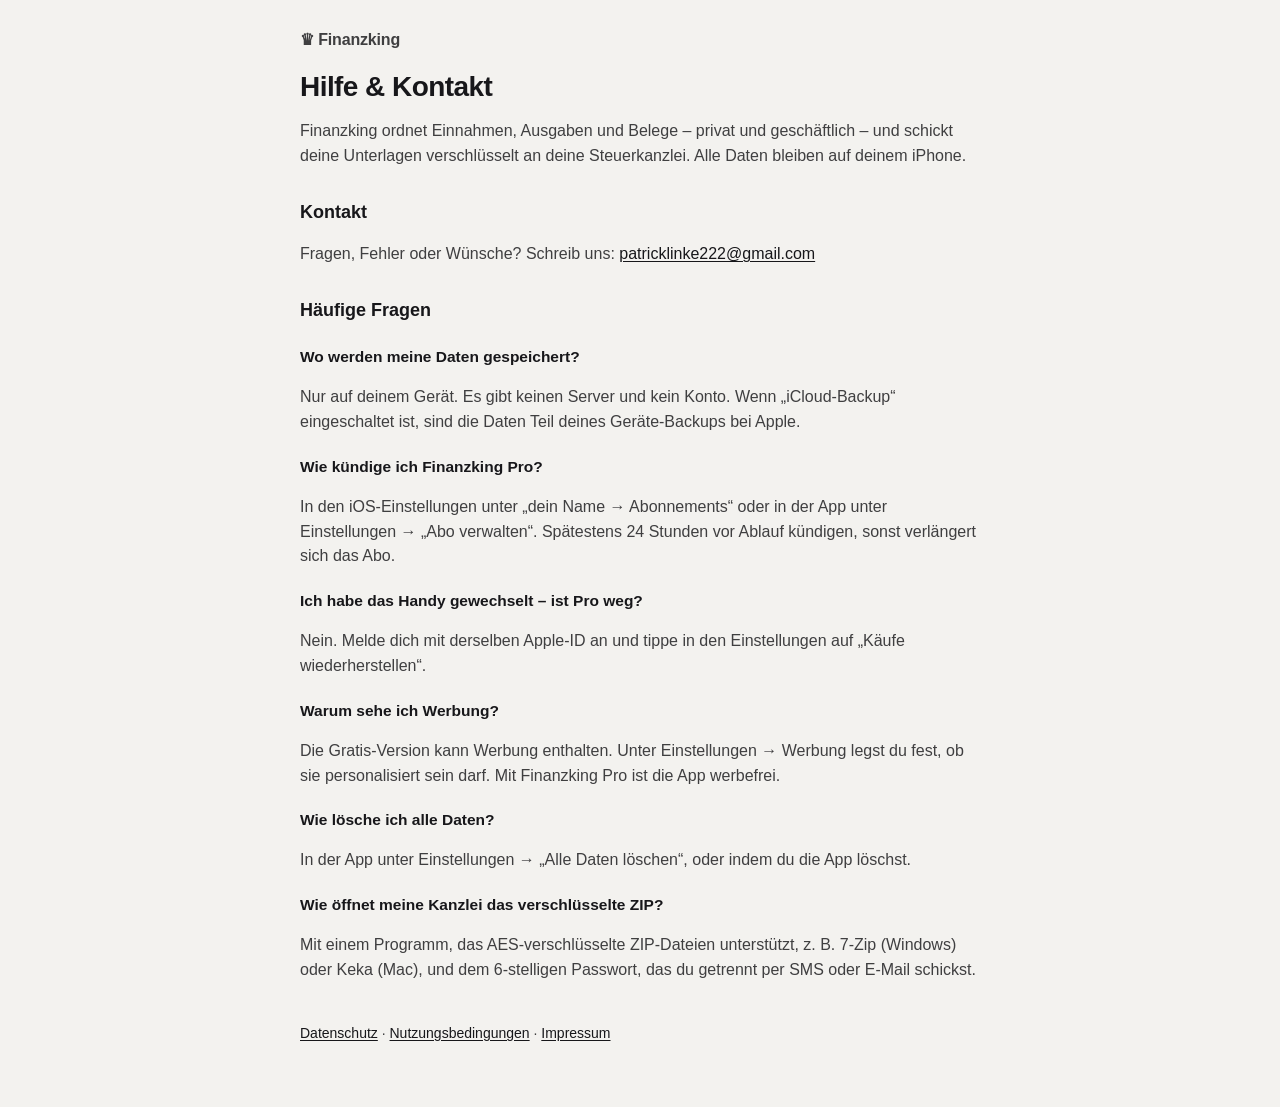
<file: index.html>
<!DOCTYPE html>
<html lang="de">
<head>
<meta charset="utf-8">
<meta name="viewport" content="width=device-width, initial-scale=1">
<title>Hilfe &amp; Kontakt · Finanzking</title>
<link rel="stylesheet" href="rechtliches.css">
</head>
<body>
<main>
<p class="brand">Finanzking</p>
<h1>Hilfe &amp; Kontakt</h1>
<p>Finanzking ordnet Einnahmen, Ausgaben und Belege – privat und geschäftlich – und schickt deine Unterlagen verschlüsselt an deine Steuerkanzlei. Alle Daten bleiben auf deinem iPhone.</p>

<h2>Kontakt</h2>
<p>Fragen, Fehler oder Wünsche? Schreib uns: <a href="mailto:patricklinke222@gmail.com">patricklinke222@gmail.com</a></p>

<h2>Häufige Fragen</h2>
<h3>Wo werden meine Daten gespeichert?</h3>
<p>Nur auf deinem Gerät. Es gibt keinen Server und kein Konto. Wenn „iCloud-Backup“ eingeschaltet ist, sind die Daten Teil deines Geräte-Backups bei Apple.</p>
<h3>Wie kündige ich Finanzking Pro?</h3>
<p>In den iOS-Einstellungen unter „dein Name → Abonnements“ oder in der App unter Einstellungen → „Abo verwalten“. Spätestens 24 Stunden vor Ablauf kündigen, sonst verlängert sich das Abo.</p>
<h3>Ich habe das Handy gewechselt – ist Pro weg?</h3>
<p>Nein. Melde dich mit derselben Apple-ID an und tippe in den Einstellungen auf „Käufe wiederherstellen“.</p>
<h3>Warum sehe ich Werbung?</h3>
<p>Die Gratis-Version kann Werbung enthalten. Unter Einstellungen → Werbung legst du fest, ob sie personalisiert sein darf. Mit Finanzking Pro ist die App werbefrei.</p>
<h3>Wie lösche ich alle Daten?</h3>
<p>In der App unter Einstellungen → „Alle Daten löschen“, oder indem du die App löschst.</p>
<h3>Wie öffnet meine Kanzlei das verschlüsselte ZIP?</h3>
<p>Mit einem Programm, das AES-verschlüsselte ZIP-Dateien unterstützt, z.&nbsp;B. 7-Zip (Windows) oder Keka (Mac), und dem 6-stelligen Passwort, das du getrennt per SMS oder E-Mail schickst.</p>

<p class="links"><a href="datenschutz.html">Datenschutz</a> · <a href="nutzungsbedingungen.html">Nutzungsbedingungen</a> · <a href="impressum.html">Impressum</a></p>
</main>
</body>
</html>
</file>
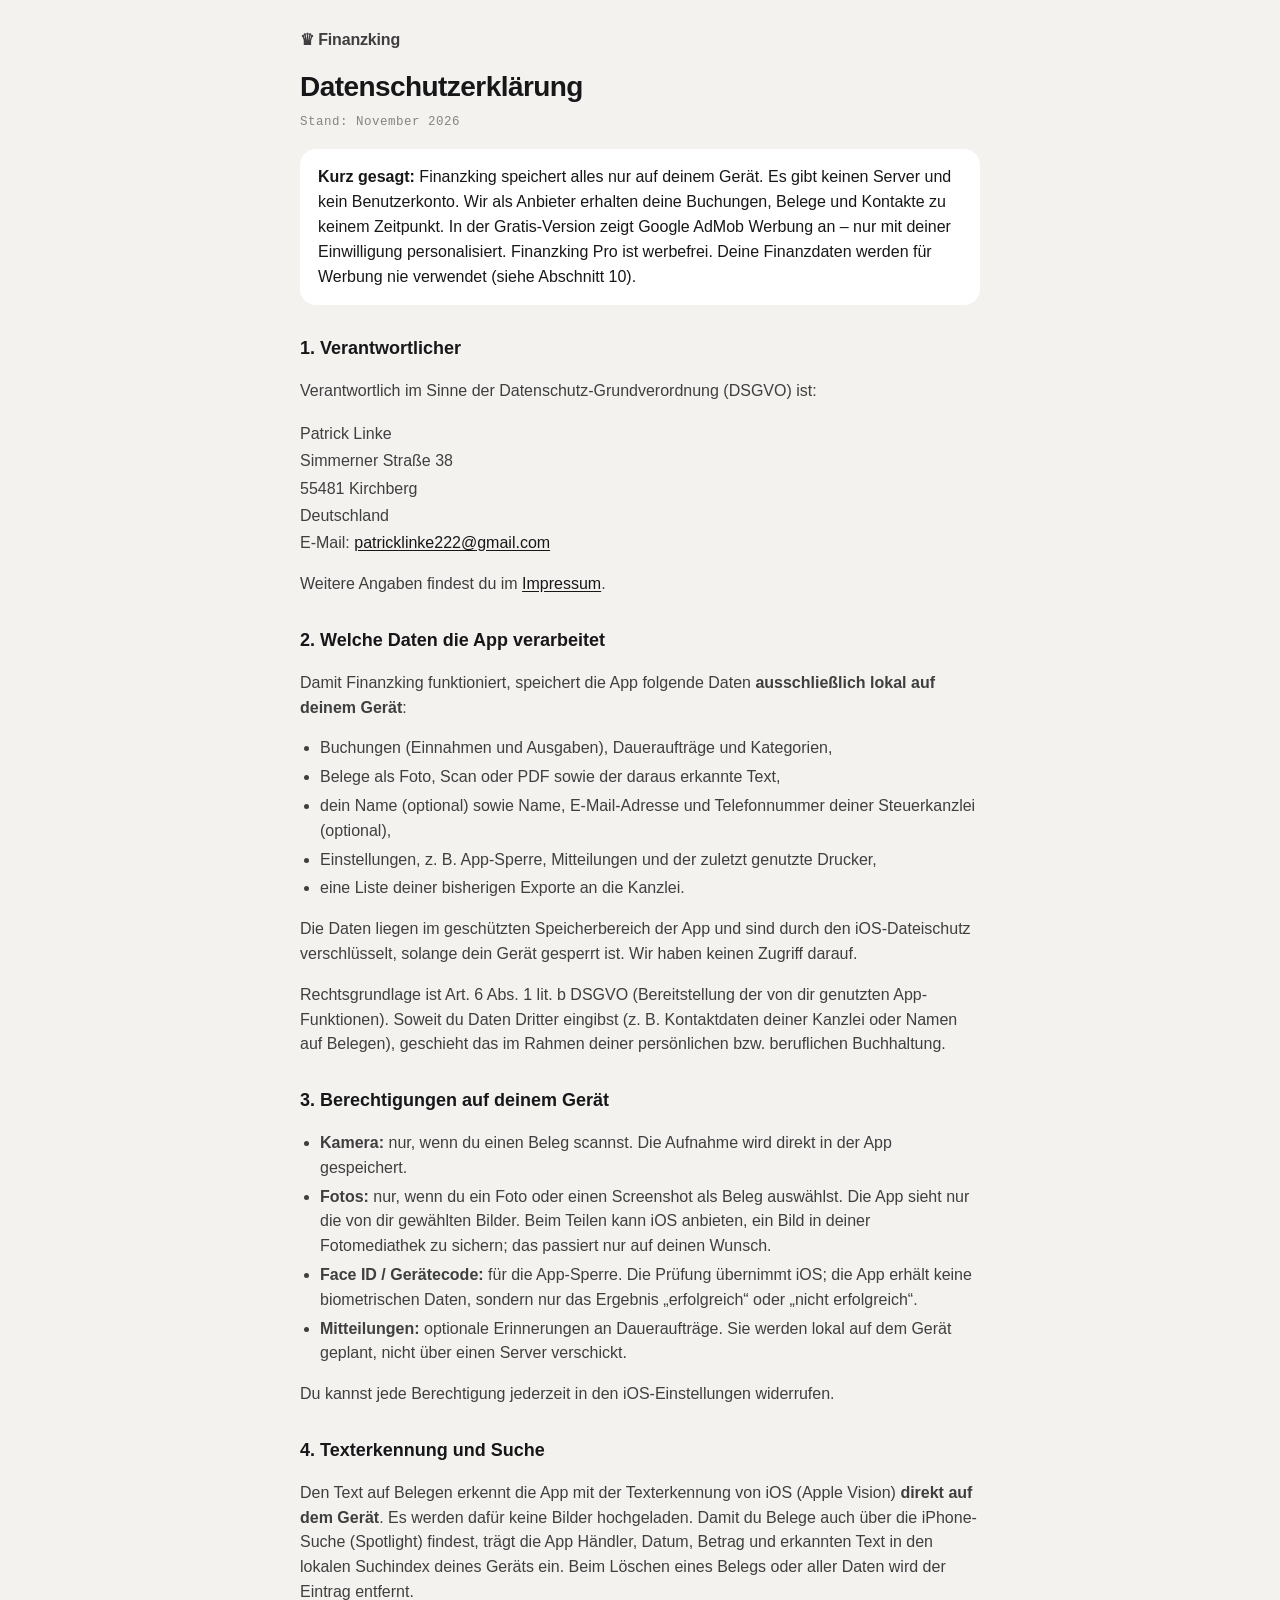
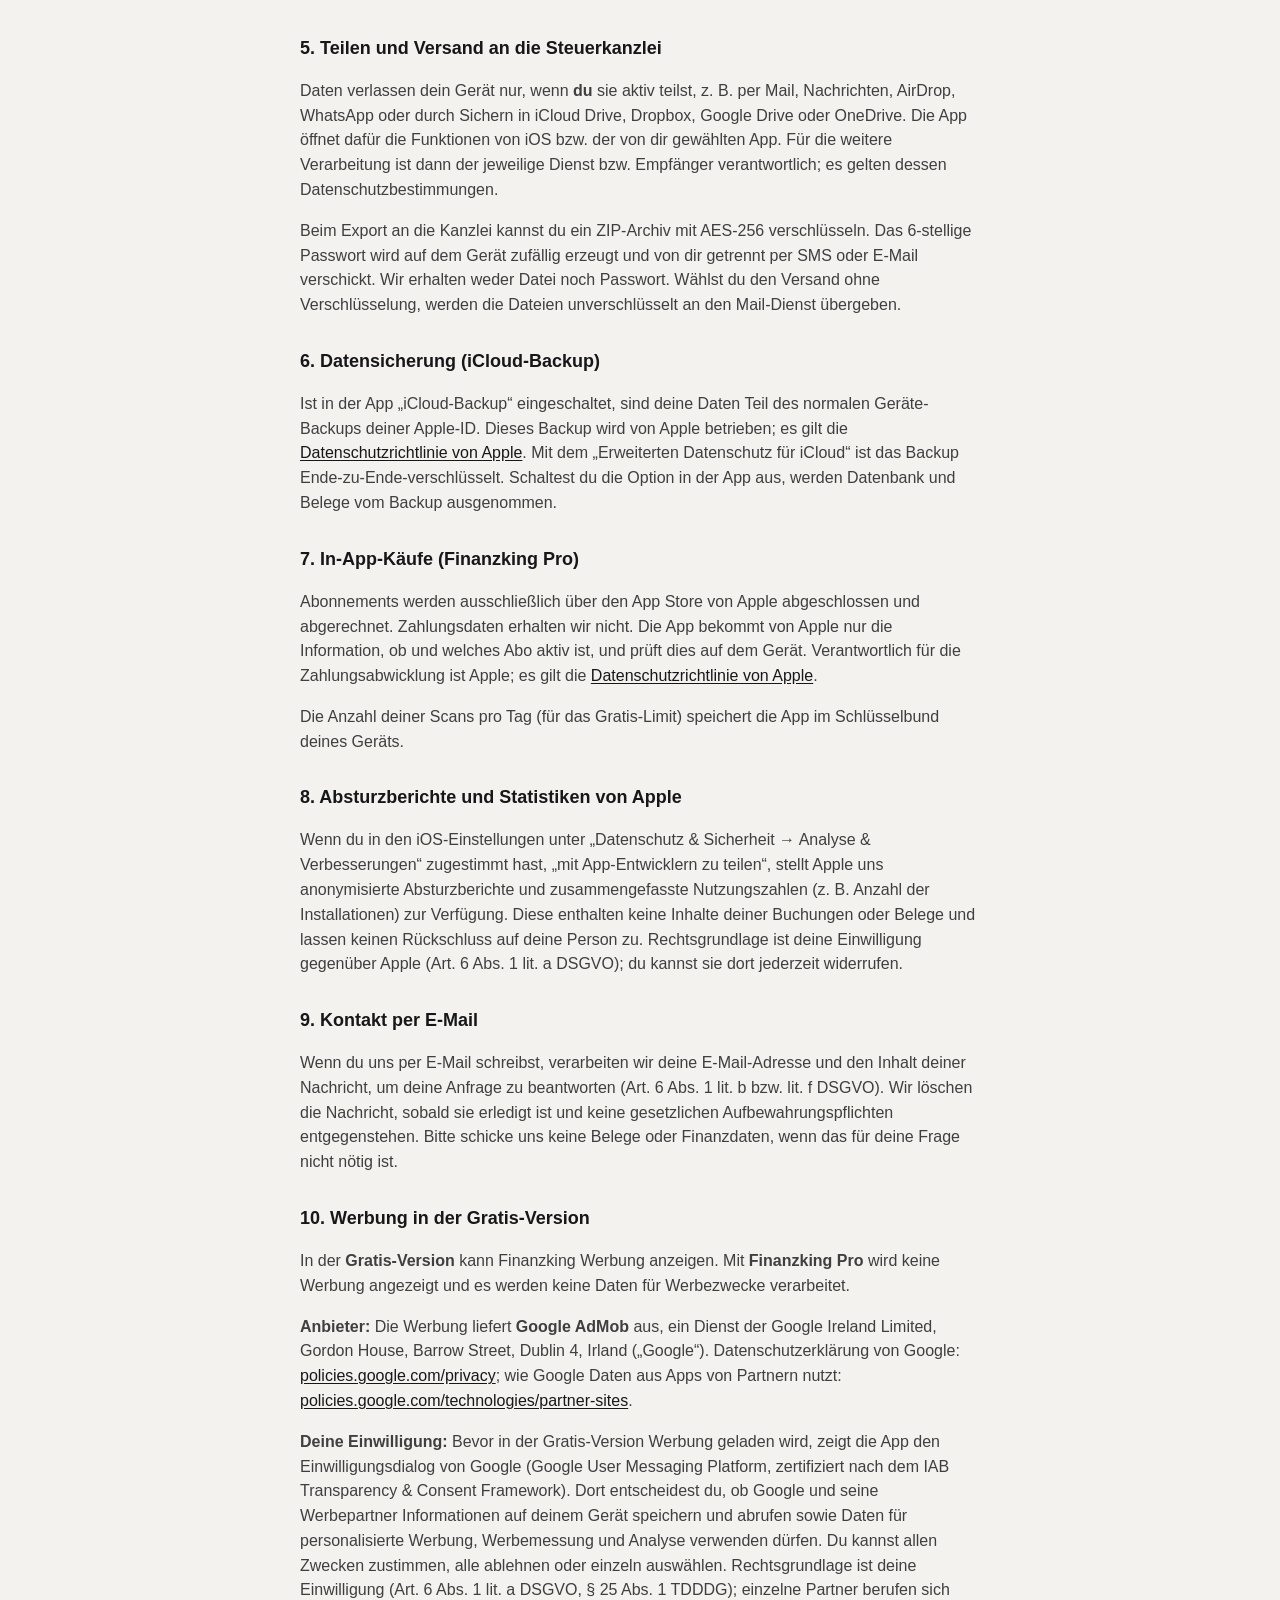
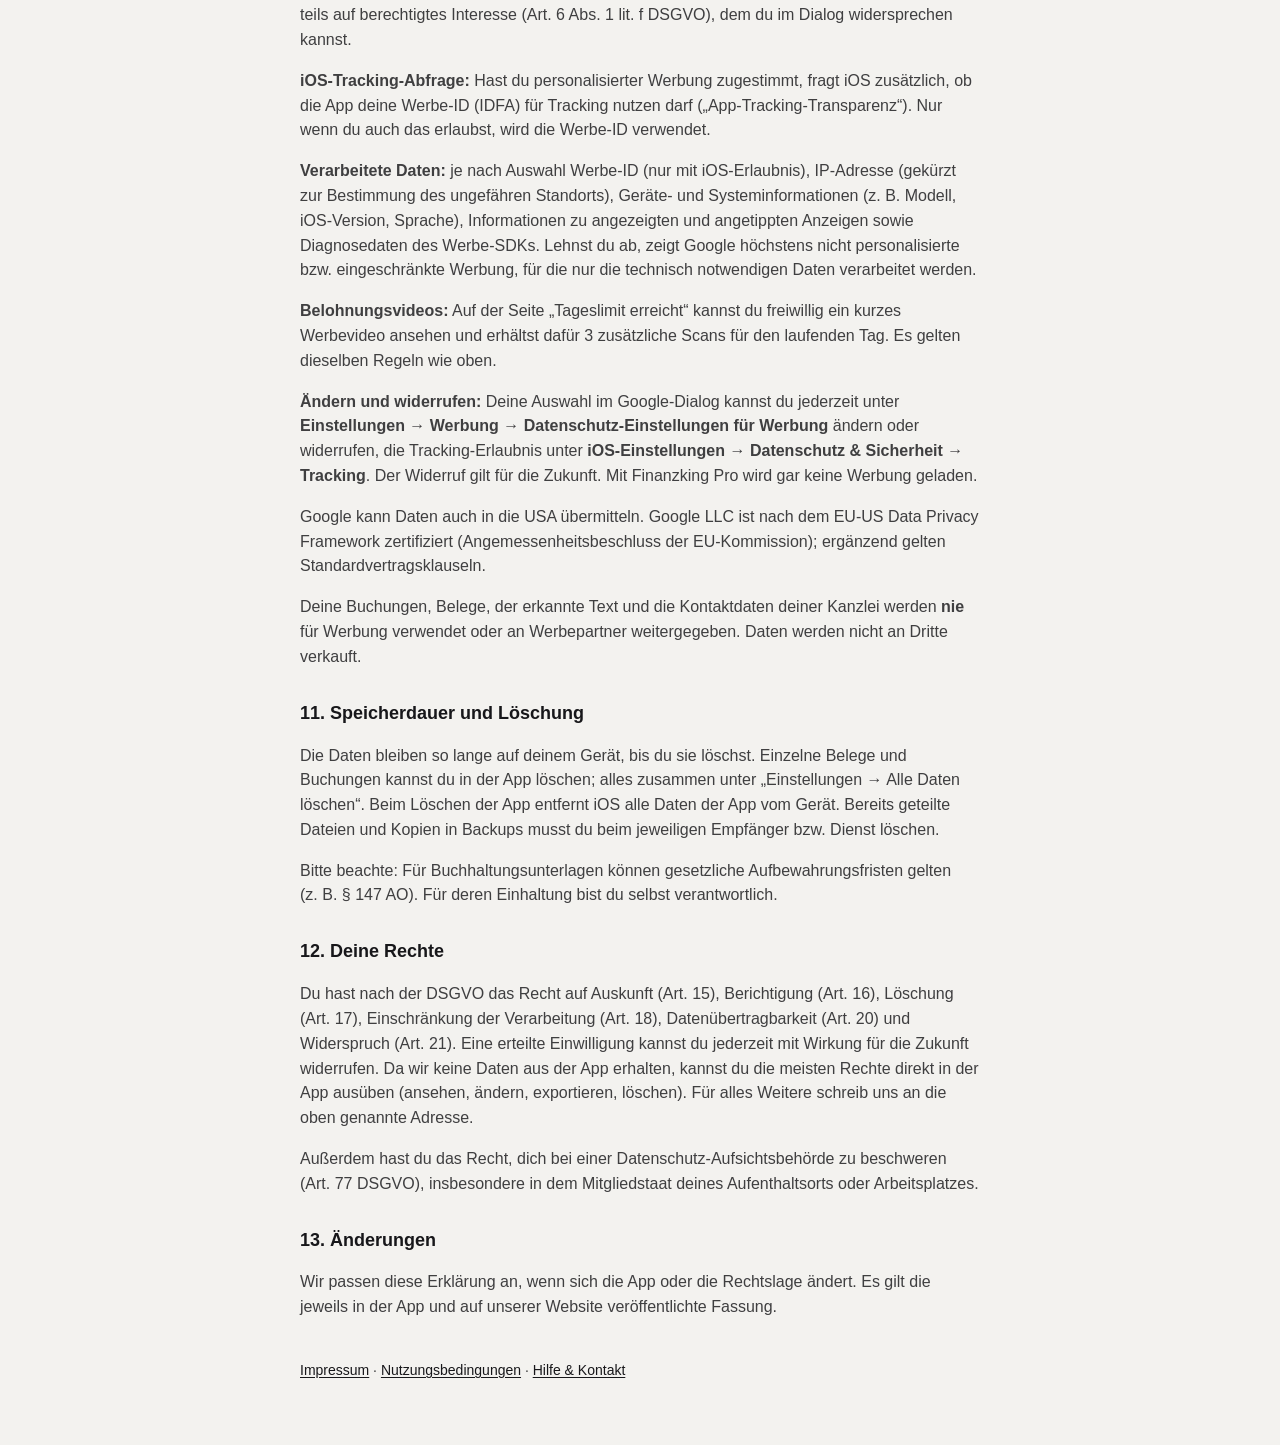
<file: datenschutz.html>
<!DOCTYPE html>
<html lang="de">
<head>
<meta charset="utf-8">
<meta name="viewport" content="width=device-width, initial-scale=1">
<title>Datenschutzerklärung · Finanzking</title>
<link rel="stylesheet" href="rechtliches.css">
</head>
<body>
<main>
<p class="brand">Finanzking</p>
<h1>Datenschutzerklärung</h1>
<p class="meta">Stand: November 2026</p>

<div class="box">
<strong>Kurz gesagt:</strong> Finanzking speichert alles nur auf deinem Gerät. Es gibt keinen Server und kein Benutzerkonto. Wir als Anbieter erhalten deine Buchungen, Belege und Kontakte zu keinem Zeitpunkt. In der Gratis-Version zeigt Google AdMob Werbung an – nur mit deiner Einwilligung personalisiert. Finanzking Pro ist werbefrei. Deine Finanzdaten werden für Werbung nie verwendet (siehe Abschnitt&nbsp;10).
</div>

<h2>1. Verantwortlicher</h2>
<p>Verantwortlich im Sinne der Datenschutz-Grundverordnung (DSGVO) ist:</p>
<p class="address">
Patrick Linke<br>
Simmerner Straße 38<br>
55481 Kirchberg<br>
Deutschland<br>
E-Mail: <a href="mailto:patricklinke222@gmail.com">patricklinke222@gmail.com</a>
</p>
<p>Weitere Angaben findest du im <a href="impressum.html">Impressum</a>.</p>

<h2>2. Welche Daten die App verarbeitet</h2>
<p>Damit Finanzking funktioniert, speichert die App folgende Daten <strong>ausschließlich lokal auf deinem Gerät</strong>:</p>
<ul>
<li>Buchungen (Einnahmen und Ausgaben), Daueraufträge und Kategorien,</li>
<li>Belege als Foto, Scan oder PDF sowie der daraus erkannte Text,</li>
<li>dein Name (optional) sowie Name, E-Mail-Adresse und Telefonnummer deiner Steuerkanzlei (optional),</li>
<li>Einstellungen, z.&nbsp;B. App-Sperre, Mitteilungen und der zuletzt genutzte Drucker,</li>
<li>eine Liste deiner bisherigen Exporte an die Kanzlei.</li>
</ul>
<p>Die Daten liegen im geschützten Speicherbereich der App und sind durch den iOS-Dateischutz verschlüsselt, solange dein Gerät gesperrt ist. Wir haben keinen Zugriff darauf.</p>
<p>Rechtsgrundlage ist Art.&nbsp;6 Abs.&nbsp;1 lit.&nbsp;b DSGVO (Bereitstellung der von dir genutzten App-Funktionen). Soweit du Daten Dritter eingibst (z.&nbsp;B. Kontaktdaten deiner Kanzlei oder Namen auf Belegen), geschieht das im Rahmen deiner persönlichen bzw. beruflichen Buchhaltung.</p>

<h2>3. Berechtigungen auf deinem Gerät</h2>
<ul>
<li><strong>Kamera:</strong> nur, wenn du einen Beleg scannst. Die Aufnahme wird direkt in der App gespeichert.</li>
<li><strong>Fotos:</strong> nur, wenn du ein Foto oder einen Screenshot als Beleg auswählst. Die App sieht nur die von dir gewählten Bilder. Beim Teilen kann iOS anbieten, ein Bild in deiner Fotomediathek zu sichern; das passiert nur auf deinen Wunsch.</li>
<li><strong>Face ID / Gerätecode:</strong> für die App-Sperre. Die Prüfung übernimmt iOS; die App erhält keine biometrischen Daten, sondern nur das Ergebnis „erfolgreich“ oder „nicht erfolgreich“.</li>
<li><strong>Mitteilungen:</strong> optionale Erinnerungen an Daueraufträge. Sie werden lokal auf dem Gerät geplant, nicht über einen Server verschickt.</li>
</ul>
<p>Du kannst jede Berechtigung jederzeit in den iOS-Einstellungen widerrufen.</p>

<h2>4. Texterkennung und Suche</h2>
<p>Den Text auf Belegen erkennt die App mit der Texterkennung von iOS (Apple Vision) <strong>direkt auf dem Gerät</strong>. Es werden dafür keine Bilder hochgeladen. Damit du Belege auch über die iPhone-Suche (Spotlight) findest, trägt die App Händler, Datum, Betrag und erkannten Text in den lokalen Suchindex deines Geräts ein. Beim Löschen eines Belegs oder aller Daten wird der Eintrag entfernt.</p>

<h2>5. Teilen und Versand an die Steuerkanzlei</h2>
<p>Daten verlassen dein Gerät nur, wenn <strong>du</strong> sie aktiv teilst, z.&nbsp;B. per Mail, Nachrichten, AirDrop, WhatsApp oder durch Sichern in iCloud Drive, Dropbox, Google Drive oder OneDrive. Die App öffnet dafür die Funktionen von iOS bzw. der von dir gewählten App. Für die weitere Verarbeitung ist dann der jeweilige Dienst bzw. Empfänger verantwortlich; es gelten dessen Datenschutzbestimmungen.</p>
<p>Beim Export an die Kanzlei kannst du ein ZIP-Archiv mit AES-256 verschlüsseln. Das 6-stellige Passwort wird auf dem Gerät zufällig erzeugt und von dir getrennt per SMS oder E-Mail verschickt. Wir erhalten weder Datei noch Passwort. Wählst du den Versand ohne Verschlüsselung, werden die Dateien unverschlüsselt an den Mail-Dienst übergeben.</p>

<h2>6. Datensicherung (iCloud-Backup)</h2>
<p>Ist in der App „iCloud-Backup“ eingeschaltet, sind deine Daten Teil des normalen Geräte-Backups deiner Apple-ID. Dieses Backup wird von Apple betrieben; es gilt die <a href="https://www.apple.com/de/legal/privacy/de-ww/">Datenschutzrichtlinie von Apple</a>. Mit dem „Erweiterten Datenschutz für iCloud“ ist das Backup Ende-zu-Ende-verschlüsselt. Schaltest du die Option in der App aus, werden Datenbank und Belege vom Backup ausgenommen.</p>

<h2>7. In-App-Käufe (Finanzking Pro)</h2>
<p>Abonnements werden ausschließlich über den App Store von Apple abgeschlossen und abgerechnet. Zahlungsdaten erhalten wir nicht. Die App bekommt von Apple nur die Information, ob und welches Abo aktiv ist, und prüft dies auf dem Gerät. Verantwortlich für die Zahlungsabwicklung ist Apple; es gilt die <a href="https://www.apple.com/de/legal/privacy/de-ww/">Datenschutzrichtlinie von Apple</a>.</p>
<p>Die Anzahl deiner Scans pro Tag (für das Gratis-Limit) speichert die App im Schlüsselbund deines Geräts.</p>

<h2>8. Absturzberichte und Statistiken von Apple</h2>
<p>Wenn du in den iOS-Einstellungen unter „Datenschutz &amp; Sicherheit → Analyse &amp; Verbesserungen“ zugestimmt hast, „mit App-Entwicklern zu teilen“, stellt Apple uns anonymisierte Absturzberichte und zusammengefasste Nutzungszahlen (z.&nbsp;B. Anzahl der Installationen) zur Verfügung. Diese enthalten keine Inhalte deiner Buchungen oder Belege und lassen keinen Rückschluss auf deine Person zu. Rechtsgrundlage ist deine Einwilligung gegenüber Apple (Art.&nbsp;6 Abs.&nbsp;1 lit.&nbsp;a DSGVO); du kannst sie dort jederzeit widerrufen.</p>

<h2>9. Kontakt per E-Mail</h2>
<p>Wenn du uns per E-Mail schreibst, verarbeiten wir deine E-Mail-Adresse und den Inhalt deiner Nachricht, um deine Anfrage zu beantworten (Art.&nbsp;6 Abs.&nbsp;1 lit.&nbsp;b bzw. lit.&nbsp;f DSGVO). Wir löschen die Nachricht, sobald sie erledigt ist und keine gesetzlichen Aufbewahrungspflichten entgegenstehen. Bitte schicke uns keine Belege oder Finanzdaten, wenn das für deine Frage nicht nötig ist.</p>

<h2>10. Werbung in der Gratis-Version</h2>
<p>In der <strong>Gratis-Version</strong> kann Finanzking Werbung anzeigen. Mit <strong>Finanzking Pro</strong> wird keine Werbung angezeigt und es werden keine Daten für Werbezwecke verarbeitet.</p>
<p><strong>Anbieter:</strong> Die Werbung liefert <strong>Google AdMob</strong> aus, ein Dienst der Google Ireland Limited, Gordon House, Barrow Street, Dublin 4, Irland („Google“). Datenschutzerklärung von Google: <a href="https://policies.google.com/privacy">policies.google.com/privacy</a>; wie Google Daten aus Apps von Partnern nutzt: <a href="https://policies.google.com/technologies/partner-sites">policies.google.com/technologies/partner-sites</a>.</p>
<p><strong>Deine Einwilligung:</strong> Bevor in der Gratis-Version Werbung geladen wird, zeigt die App den Einwilligungsdialog von Google (Google User Messaging Platform, zertifiziert nach dem IAB Transparency &amp; Consent Framework). Dort entscheidest du, ob Google und seine Werbepartner Informationen auf deinem Gerät speichern und abrufen sowie Daten für personalisierte Werbung, Werbemessung und Analyse verwenden dürfen. Du kannst allen Zwecken zustimmen, alle ablehnen oder einzeln auswählen. Rechtsgrundlage ist deine Einwilligung (Art.&nbsp;6 Abs.&nbsp;1 lit.&nbsp;a DSGVO, §&nbsp;25 Abs.&nbsp;1 TDDDG); einzelne Partner berufen sich teils auf berechtigtes Interesse (Art.&nbsp;6 Abs.&nbsp;1 lit.&nbsp;f DSGVO), dem du im Dialog widersprechen kannst.</p>
<p><strong>iOS-Tracking-Abfrage:</strong> Hast du personalisierter Werbung zugestimmt, fragt iOS zusätzlich, ob die App deine Werbe-ID (IDFA) für Tracking nutzen darf („App-Tracking-Transparenz“). Nur wenn du auch das erlaubst, wird die Werbe-ID verwendet.</p>
<p><strong>Verarbeitete Daten:</strong> je nach Auswahl Werbe-ID (nur mit iOS-Erlaubnis), IP-Adresse (gekürzt zur Bestimmung des ungefähren Standorts), Geräte- und Systeminformationen (z.&nbsp;B. Modell, iOS-Version, Sprache), Informationen zu angezeigten und angetippten Anzeigen sowie Diagnosedaten des Werbe-SDKs. Lehnst du ab, zeigt Google höchstens nicht personalisierte bzw. eingeschränkte Werbung, für die nur die technisch notwendigen Daten verarbeitet werden.</p>
<p><strong>Belohnungsvideos:</strong> Auf der Seite „Tageslimit erreicht“ kannst du freiwillig ein kurzes Werbevideo ansehen und erhältst dafür 3 zusätzliche Scans für den laufenden Tag. Es gelten dieselben Regeln wie oben.</p>
<p><strong>Ändern und widerrufen:</strong> Deine Auswahl im Google-Dialog kannst du jederzeit unter <strong>Einstellungen → Werbung → Datenschutz-Einstellungen für Werbung</strong> ändern oder widerrufen, die Tracking-Erlaubnis unter <strong>iOS-Einstellungen → Datenschutz &amp; Sicherheit → Tracking</strong>. Der Widerruf gilt für die Zukunft. Mit Finanzking Pro wird gar keine Werbung geladen.</p>
<p>Google kann Daten auch in die USA übermitteln. Google LLC ist nach dem EU-US Data Privacy Framework zertifiziert (Angemessenheitsbeschluss der EU-Kommission); ergänzend gelten Standardvertragsklauseln.</p>
<p>Deine Buchungen, Belege, der erkannte Text und die Kontaktdaten deiner Kanzlei werden <strong>nie</strong> für Werbung verwendet oder an Werbepartner weitergegeben. Daten werden nicht an Dritte verkauft.</p>

<h2>11. Speicherdauer und Löschung</h2>
<p>Die Daten bleiben so lange auf deinem Gerät, bis du sie löschst. Einzelne Belege und Buchungen kannst du in der App löschen; alles zusammen unter „Einstellungen → Alle Daten löschen“. Beim Löschen der App entfernt iOS alle Daten der App vom Gerät. Bereits geteilte Dateien und Kopien in Backups musst du beim jeweiligen Empfänger bzw. Dienst löschen.</p>
<p>Bitte beachte: Für Buchhaltungsunterlagen können gesetzliche Aufbewahrungsfristen gelten (z.&nbsp;B. §&nbsp;147 AO). Für deren Einhaltung bist du selbst verantwortlich.</p>

<h2>12. Deine Rechte</h2>
<p>Du hast nach der DSGVO das Recht auf Auskunft (Art.&nbsp;15), Berichtigung (Art.&nbsp;16), Löschung (Art.&nbsp;17), Einschränkung der Verarbeitung (Art.&nbsp;18), Datenübertragbarkeit (Art.&nbsp;20) und Widerspruch (Art.&nbsp;21). Eine erteilte Einwilligung kannst du jederzeit mit Wirkung für die Zukunft widerrufen. Da wir keine Daten aus der App erhalten, kannst du die meisten Rechte direkt in der App ausüben (ansehen, ändern, exportieren, löschen). Für alles Weitere schreib uns an die oben genannte Adresse.</p>
<p>Außerdem hast du das Recht, dich bei einer Datenschutz-Aufsichtsbehörde zu beschweren (Art.&nbsp;77 DSGVO), insbesondere in dem Mitgliedstaat deines Aufenthaltsorts oder Arbeitsplatzes.</p>

<h2>13. Änderungen</h2>
<p>Wir passen diese Erklärung an, wenn sich die App oder die Rechtslage ändert. Es gilt die jeweils in der App und auf unserer Website veröffentlichte Fassung.</p>

<p class="links"><a href="impressum.html">Impressum</a> · <a href="nutzungsbedingungen.html">Nutzungsbedingungen</a> · <a href="index.html">Hilfe &amp; Kontakt</a></p>
</main>
</body>
</html>
</file>
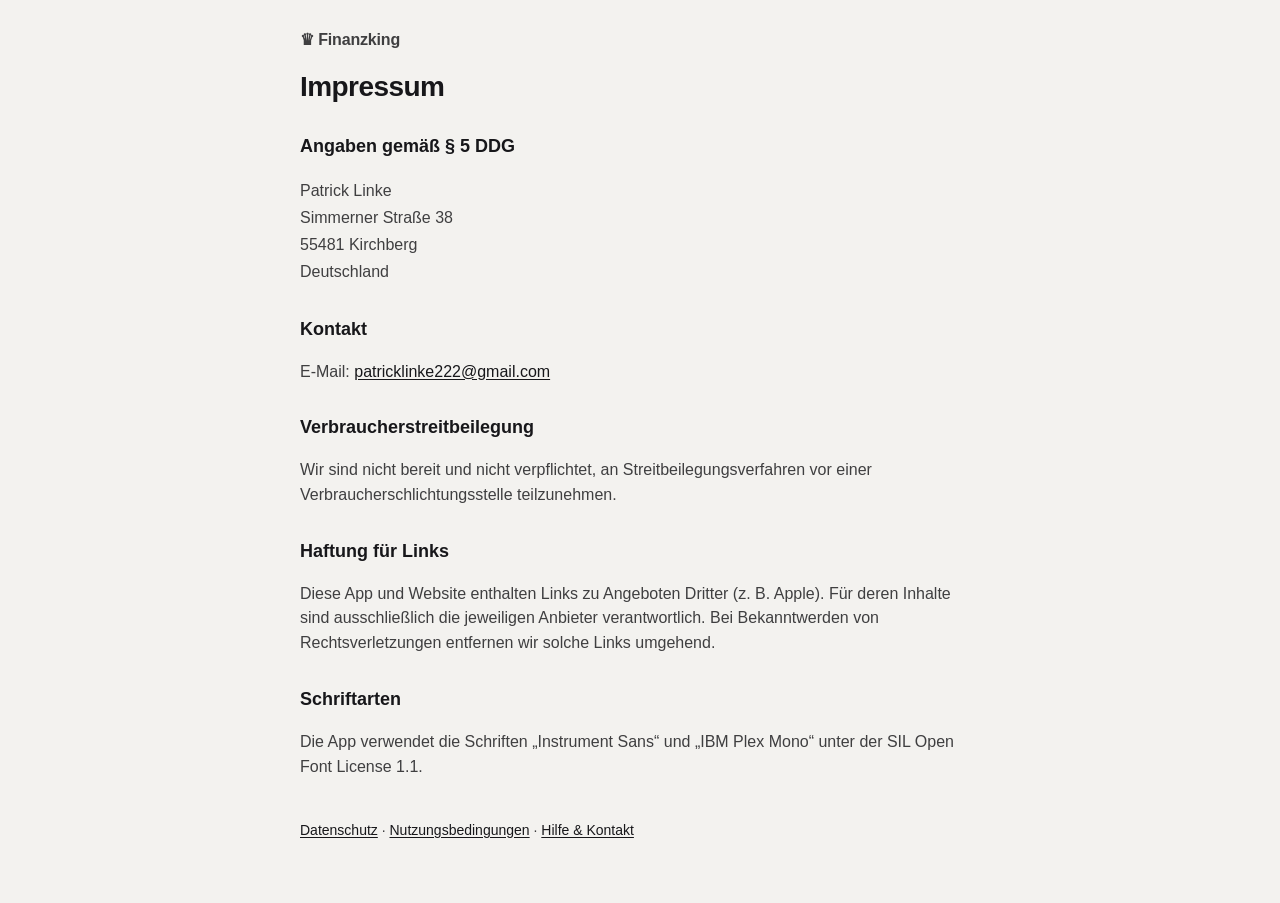
<file: impressum.html>
<!DOCTYPE html>
<html lang="de">
<head>
<meta charset="utf-8">
<meta name="viewport" content="width=device-width, initial-scale=1">
<title>Impressum · Finanzking</title>
<link rel="stylesheet" href="rechtliches.css">
</head>
<body>
<main>
<p class="brand">Finanzking</p>
<h1>Impressum</h1>

<h2>Angaben gemäß § 5 DDG</h2>
<p class="address">
Patrick Linke<br>
Simmerner Straße 38<br>
55481 Kirchberg<br>
Deutschland
</p>

<h2>Kontakt</h2>
<p>
E-Mail: <a href="mailto:patricklinke222@gmail.com">patricklinke222@gmail.com</a>
</p>

<h2>Verbraucherstreitbeilegung</h2>
<p>Wir sind nicht bereit und nicht verpflichtet, an Streitbeilegungsverfahren vor einer Verbraucherschlichtungsstelle teilzunehmen.</p>

<h2>Haftung für Links</h2>
<p>Diese App und Website enthalten Links zu Angeboten Dritter (z.&nbsp;B. Apple). Für deren Inhalte sind ausschließlich die jeweiligen Anbieter verantwortlich. Bei Bekanntwerden von Rechtsverletzungen entfernen wir solche Links umgehend.</p>

<h2>Schriftarten</h2>
<p>Die App verwendet die Schriften „Instrument Sans“ und „IBM Plex Mono“ unter der SIL Open Font License 1.1.</p>

<p class="links"><a href="datenschutz.html">Datenschutz</a> · <a href="nutzungsbedingungen.html">Nutzungsbedingungen</a> · <a href="index.html">Hilfe &amp; Kontakt</a></p>
</main>
</body>
</html>
</file>
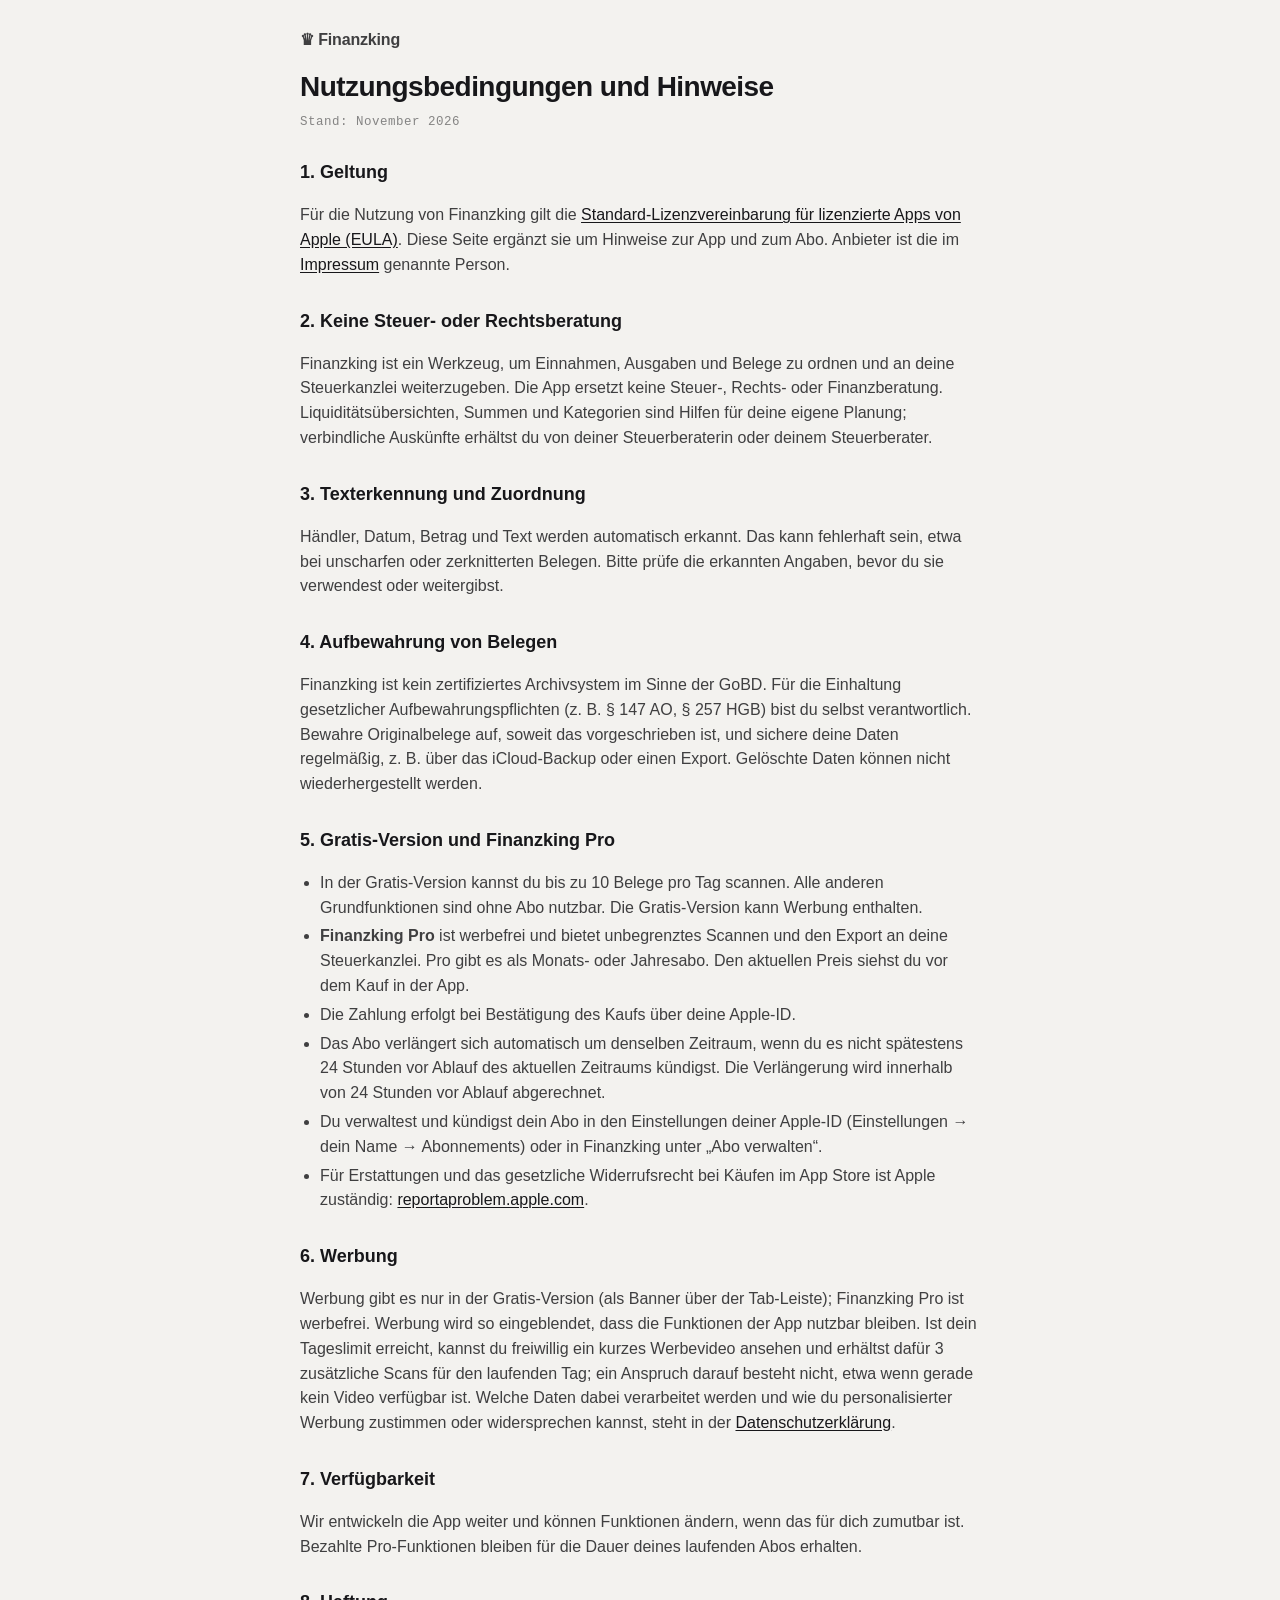
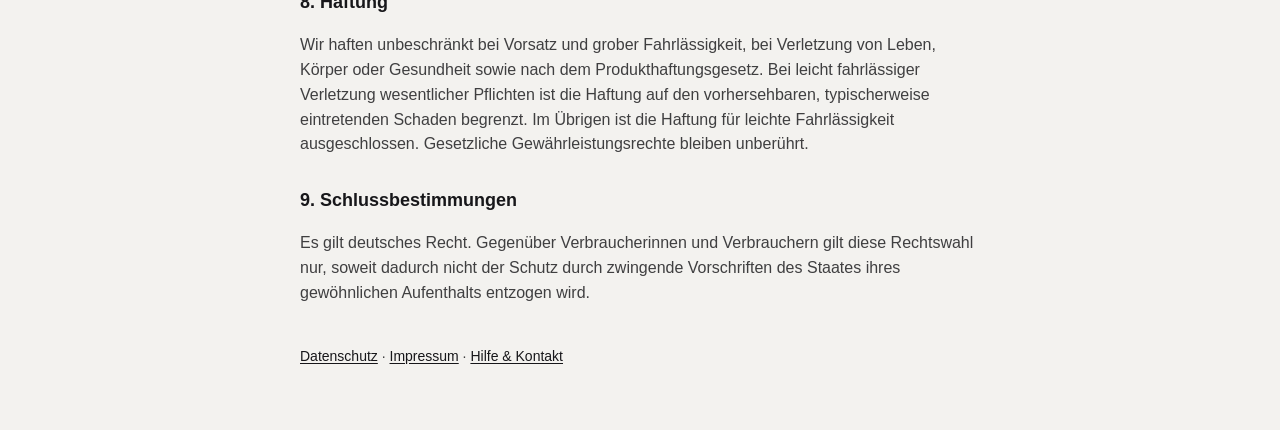
<file: nutzungsbedingungen.html>
<!DOCTYPE html>
<html lang="de">
<head>
<meta charset="utf-8">
<meta name="viewport" content="width=device-width, initial-scale=1">
<title>Nutzungsbedingungen · Finanzking</title>
<link rel="stylesheet" href="rechtliches.css">
</head>
<body>
<main>
<p class="brand">Finanzking</p>
<h1>Nutzungsbedingungen und Hinweise</h1>
<p class="meta">Stand: November 2026</p>

<h2>1. Geltung</h2>
<p>Für die Nutzung von Finanzking gilt die <a href="https://www.apple.com/legal/internet-services/itunes/dev/stdeula/">Standard-Lizenzvereinbarung für lizenzierte Apps von Apple (EULA)</a>. Diese Seite ergänzt sie um Hinweise zur App und zum Abo. Anbieter ist die im <a href="impressum.html">Impressum</a> genannte Person.</p>

<h2>2. Keine Steuer- oder Rechtsberatung</h2>
<p>Finanzking ist ein Werkzeug, um Einnahmen, Ausgaben und Belege zu ordnen und an deine Steuerkanzlei weiterzugeben. Die App ersetzt keine Steuer-, Rechts- oder Finanzberatung. Liquiditätsübersichten, Summen und Kategorien sind Hilfen für deine eigene Planung; verbindliche Auskünfte erhältst du von deiner Steuerberaterin oder deinem Steuerberater.</p>

<h2>3. Texterkennung und Zuordnung</h2>
<p>Händler, Datum, Betrag und Text werden automatisch erkannt. Das kann fehlerhaft sein, etwa bei unscharfen oder zerknitterten Belegen. Bitte prüfe die erkannten Angaben, bevor du sie verwendest oder weitergibst.</p>

<h2>4. Aufbewahrung von Belegen</h2>
<p>Finanzking ist kein zertifiziertes Archivsystem im Sinne der GoBD. Für die Einhaltung gesetzlicher Aufbewahrungspflichten (z.&nbsp;B. §&nbsp;147 AO, §&nbsp;257 HGB) bist du selbst verantwortlich. Bewahre Originalbelege auf, soweit das vorgeschrieben ist, und sichere deine Daten regelmäßig, z.&nbsp;B. über das iCloud-Backup oder einen Export. Gelöschte Daten können nicht wiederhergestellt werden.</p>

<h2>5. Gratis-Version und Finanzking Pro</h2>
<ul>
<li>In der Gratis-Version kannst du bis zu 10 Belege pro Tag scannen. Alle anderen Grundfunktionen sind ohne Abo nutzbar. Die Gratis-Version kann Werbung enthalten.</li>
<li><strong>Finanzking Pro</strong> ist werbefrei und bietet unbegrenztes Scannen und den Export an deine Steuerkanzlei. Pro gibt es als Monats- oder Jahresabo. Den aktuellen Preis siehst du vor dem Kauf in der App.</li>
<li>Die Zahlung erfolgt bei Bestätigung des Kaufs über deine Apple-ID.</li>
<li>Das Abo verlängert sich automatisch um denselben Zeitraum, wenn du es nicht spätestens 24 Stunden vor Ablauf des aktuellen Zeitraums kündigst. Die Verlängerung wird innerhalb von 24 Stunden vor Ablauf abgerechnet.</li>
<li>Du verwaltest und kündigst dein Abo in den Einstellungen deiner Apple-ID (Einstellungen → dein Name → Abonnements) oder in Finanzking unter „Abo verwalten“.</li>
<li>Für Erstattungen und das gesetzliche Widerrufsrecht bei Käufen im App Store ist Apple zuständig: <a href="https://reportaproblem.apple.com">reportaproblem.apple.com</a>.</li>
</ul>

<h2>6. Werbung</h2>
<p>Werbung gibt es nur in der Gratis-Version (als Banner über der Tab-Leiste); Finanzking Pro ist werbefrei. Werbung wird so eingeblendet, dass die Funktionen der App nutzbar bleiben. Ist dein Tageslimit erreicht, kannst du freiwillig ein kurzes Werbevideo ansehen und erhältst dafür 3 zusätzliche Scans für den laufenden Tag; ein Anspruch darauf besteht nicht, etwa wenn gerade kein Video verfügbar ist. Welche Daten dabei verarbeitet werden und wie du personalisierter Werbung zustimmen oder widersprechen kannst, steht in der <a href="datenschutz.html">Datenschutzerklärung</a>.</p>

<h2>7. Verfügbarkeit</h2>
<p>Wir entwickeln die App weiter und können Funktionen ändern, wenn das für dich zumutbar ist. Bezahlte Pro-Funktionen bleiben für die Dauer deines laufenden Abos erhalten.</p>

<h2>8. Haftung</h2>
<p>Wir haften unbeschränkt bei Vorsatz und grober Fahrlässigkeit, bei Verletzung von Leben, Körper oder Gesundheit sowie nach dem Produkthaftungsgesetz. Bei leicht fahrlässiger Verletzung wesentlicher Pflichten ist die Haftung auf den vorhersehbaren, typischerweise eintretenden Schaden begrenzt. Im Übrigen ist die Haftung für leichte Fahrlässigkeit ausgeschlossen. Gesetzliche Gewährleistungsrechte bleiben unberührt.</p>

<h2>9. Schlussbestimmungen</h2>
<p>Es gilt deutsches Recht. Gegenüber Verbraucherinnen und Verbrauchern gilt diese Rechtswahl nur, soweit dadurch nicht der Schutz durch zwingende Vorschriften des Staates ihres gewöhnlichen Aufenthalts entzogen wird.</p>

<p class="links"><a href="datenschutz.html">Datenschutz</a> · <a href="impressum.html">Impressum</a> · <a href="index.html">Hilfe &amp; Kontakt</a></p>
</main>
</body>
</html>
</file>
<file: rechtliches.css>
:root { color-scheme: light; }
* { box-sizing: border-box; }
body {
  margin: 0;
  background: #F3F2EF;
  color: #17171A;
  font: 16px/1.55 -apple-system, BlinkMacSystemFont, "Helvetica Neue", Arial, sans-serif;
  -webkit-text-size-adjust: 100%;
}
main { max-width: 720px; margin: 0 auto; padding: 28px 20px 48px; }
.brand { font-weight: 600; letter-spacing: -0.01em; margin: 0 0 18px; }
.brand::before { content: "♛ "; }
h1 { font-size: 28px; line-height: 1.15; letter-spacing: -0.02em; margin: 0 0 6px; }
h2 { font-size: 18px; margin: 30px 0 8px; }
h3 { font-size: 15.5px; margin: 20px 0 4px; }
p, li { color: rgba(23, 23, 26, 0.82); }
ul { padding-left: 20px; }
li { margin: 4px 0; }
a { color: #17171A; text-underline-offset: 2px; }
.meta { font: 12.5px ui-monospace, "SF Mono", Menlo, monospace; color: rgba(23, 23, 26, 0.5); letter-spacing: 0.04em; }
.box { background: #fff; border-radius: 16px; padding: 16px 18px; margin: 20px 0 6px; }
.address { line-height: 1.7; }
.todo { background: #FFEFD5; color: #673C14; border-radius: 4px; padding: 0 4px; font-weight: 600; }
.links { margin-top: 40px; font-size: 14px; }
/* In der App (WebView): obere Marke und Fußzeile ausblenden */
.in-app .brand, .in-app .links { display: none; }
.in-app main { padding-top: 8px; }
</file>
